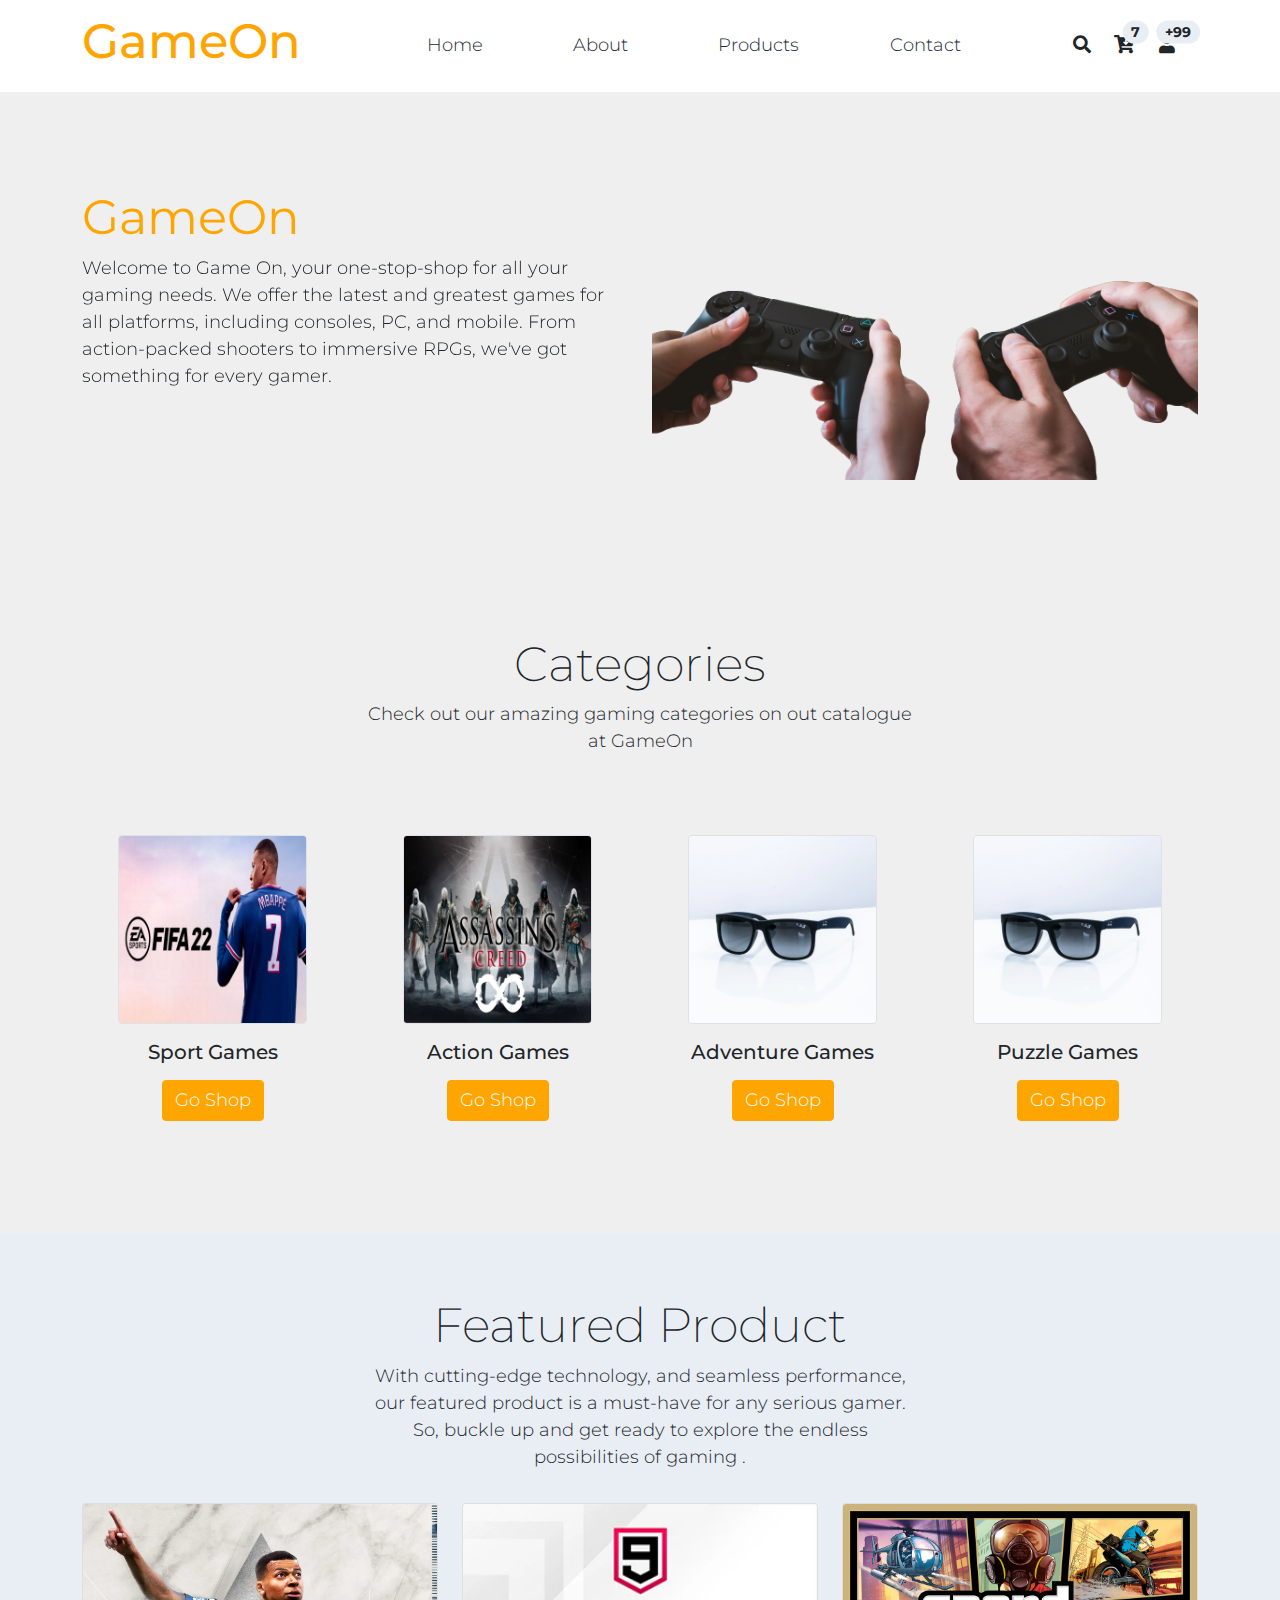
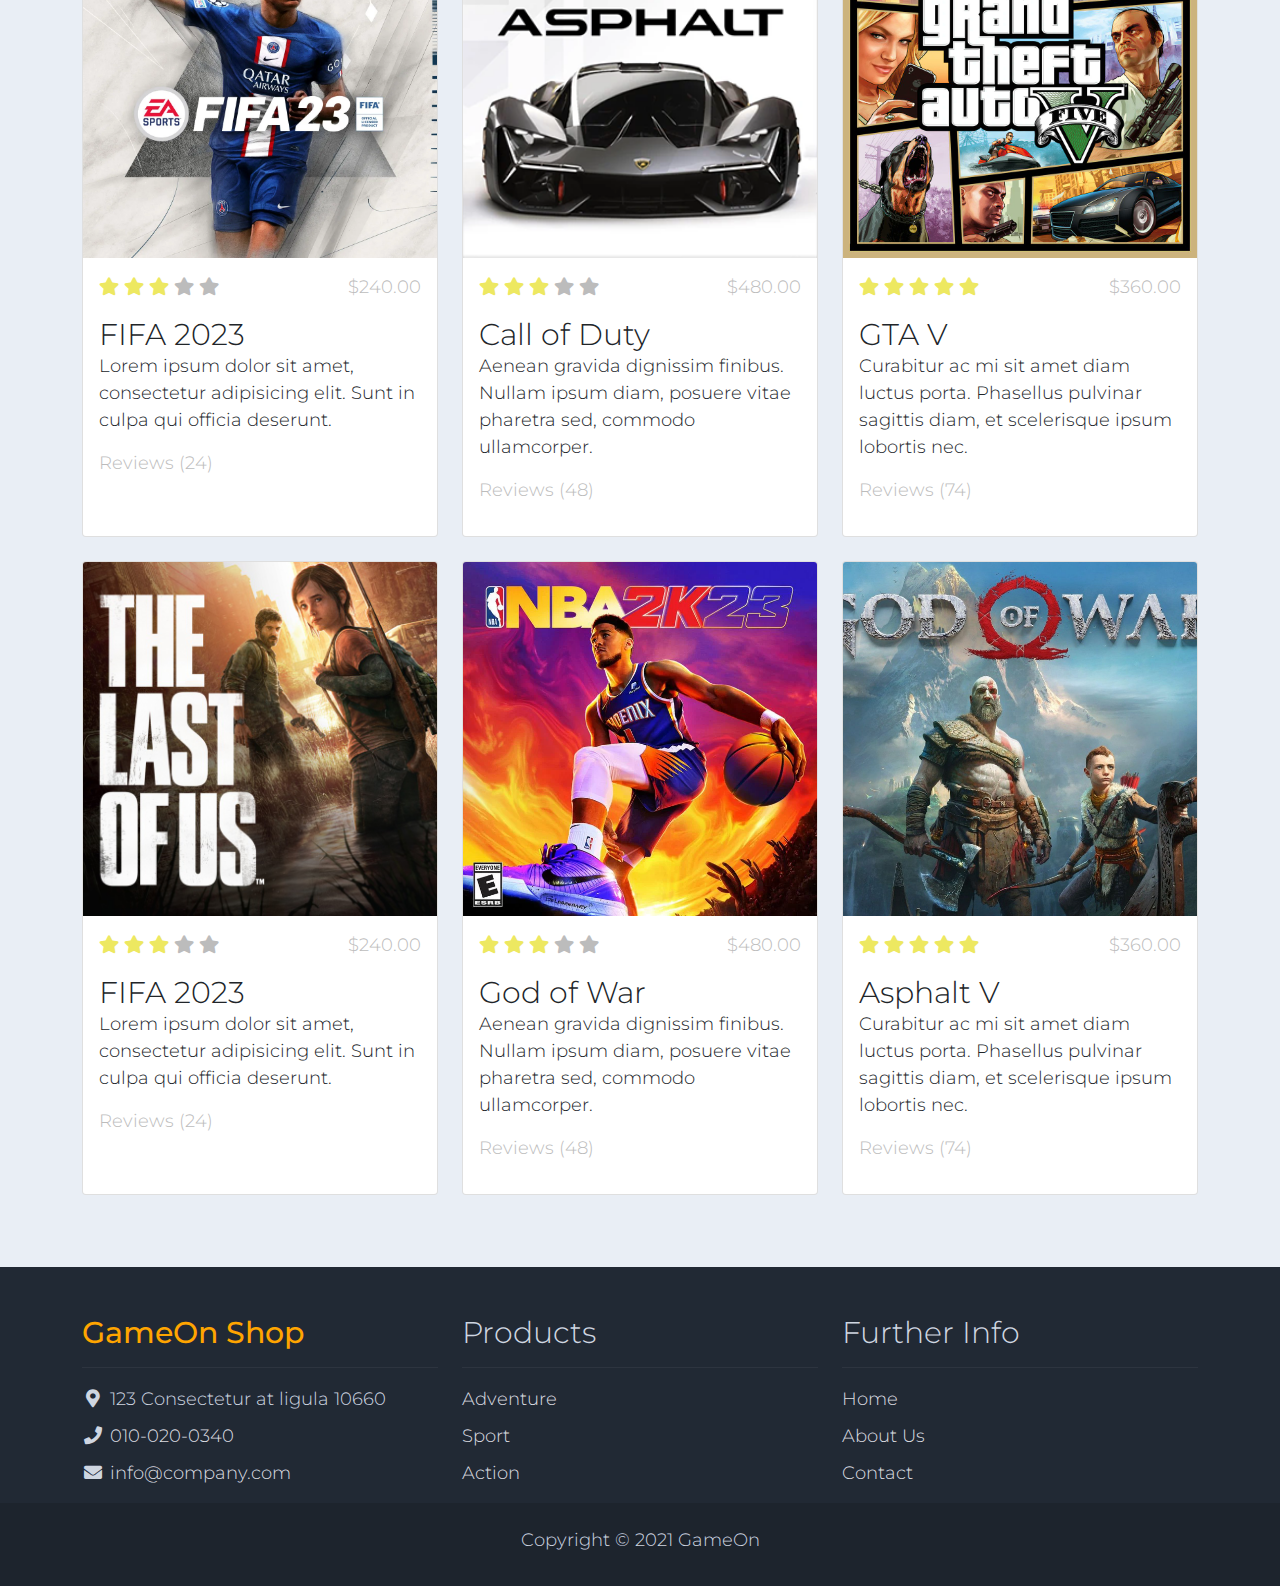
<file: templatemo_559_zay_shop/index.html>
<!DOCTYPE html>
<html lang="en">

<head>
    <title>GameOn | Home of quality gaming</title>
    <meta charset="utf-8">
    <meta name="viewport" content="width=device-width, initial-scale=1">

    <link rel="apple-touch-icon" href="assets/img/apple-icon.png">
    <link rel="stylesheet" href="assets/css/bootstrap.min.css">
    <link rel="stylesheet" href="assets/css/templatemo.css">
    <link rel="stylesheet" href="assets/css/custom.css">

    <!-- Load fonts style after rendering the layout styles -->
    <link rel="preconnect" href="https://fonts.googleapis.com">
    <link rel="preconnect" href="https://fonts.gstatic.com" crossorigin>
    <link rel="preconnect" href="https://fonts.googleapis.com">
    <link rel="preconnect" href="https://fonts.gstatic.com" crossorigin>
    <link href="https://fonts.googleapis.com/css2?family=Montserrat:wght@400;500;600;700;800;900&display=swap" rel="stylesheet">
    <link rel="stylesheet" href="assets/css/fontawesome.min.css">
<!--
    
TemplateMo 559 GameOn Shop

https://templatemo.com/tm-559-zay-shop

-->
</head>

<body>
    <!-- Header -->
    <nav class="navbar navbar-expand-lg navbar-light shadow">
        <div class="container d-flex justify-content-between align-items-center">

            <a class="navbar-brand text-success logo h1 align-self-center" href="index.html">
                GameOn
            </a>

            <button class="navbar-toggler border-0" type="button" data-bs-toggle="collapse" data-bs-target="#templatemo_main_nav" aria-controls="navbarSupportedContent" aria-expanded="false" aria-label="Toggle navigation">
                <span class="navbar-toggler-icon"></span>
            </button>

            <div class="align-self-center collapse navbar-collapse flex-fill  d-lg-flex justify-content-lg-between" id="templatemo_main_nav">
                <div class="flex-fill">
                    <ul class="nav navbar-nav d-flex justify-content-between mx-lg-auto">
                        <li class="nav-item">
                            <a class="nav-link" href="index.html">Home</a>
                        </li>
                        <li class="nav-item">
                            <a class="nav-link" href="about.html">About</a>
                        </li>
                        <li class="nav-item">
                            <a class="nav-link" href="shop.html">Products</a>
                        </li>
                        <li class="nav-item">
                            <a class="nav-link" href="contact.html">Contact</a>
                        </li>
                    </ul>
                </div>
                <div class="navbar align-self-center d-flex">
                    <div class="d-lg-none flex-sm-fill mt-3 mb-4 col-7 col-sm-auto pr-3">
                        <div class="input-group">
                            <input type="text" class="form-control" id="inputMobileSearch" placeholder="Search ...">
                            <div class="input-group-text">
                              <a href="search.html">
                                  <i class="fa fa-fw fa-search"></i>
                              </a>
                            </div>
                        </div>
                    </div>
                    <a class="nav-icon d-none d-lg-inline" href="search.html" data-bs-toggle="modal" data-bs-target="#templatemo_search">
                        <i class="fa fa-fw fa-search text-dark mr-2"></i>
                    </a>
                    <a class="nav-icon position-relative text-decoration-none" href="#">
                        <i class="fa fa-fw fa-cart-arrow-down text-dark mr-1"></i>
                        <span class="position-absolute top-0 left-100 translate-middle badge rounded-pill bg-light text-dark">7</span>
                    </a>
                    <a class="nav-icon position-relative text-decoration-none" href="#">
                        <i class="fa fa-fw fa-user text-dark mr-3"></i>
                        <span class="position-absolute top-0 left-100 translate-middle badge rounded-pill bg-light text-dark">+99</span>
                    </a>
                </div>
            </div>

        </div>
    </nav>
    <!-- Close Header -->

    <!-- Modal -->
    <div class="modal fade bg-white" id="templatemo_search" tabindex="-1" role="dialog" aria-labelledby="exampleModalLabel" aria-hidden="true">
        <div class="modal-dialog modal-lg" role="document">
            <div class="w-100 pt-1 mb-5 text-right">
                <button type="button" class="btn-close" data-bs-dismiss="modal" aria-label="Close"></button>
            </div>
            <form action="" method="get" class="modal-content modal-body border-0 p-0">
                <div class="input-group mb-2">
                    <input type="text" class="form-control" id="inputModalSearch" name="q" placeholder="Search ...">
                    <button type="submit" class="input-group-text bg-success text-light">
                        <i class="fa fa-fw fa-search text-white"></i>
                    </button>
                </div>
            </form>
        </div>
    </div>



    <!-- Start Banner Hero -->
    <div id="template-mo-zay-hero-carousel" class="carousel slide" data-bs-ride="carousel">

        <div class="carousel-inner">
            <div class="carousel-item active">
                <div class="container mt-4">
                    <div class="row">
                        <div class="mx-auto col-md-8 col-lg-6 order-lg-last">
                            <img class="img-fluid" src="./assets/img/index-img-removebg-preview.png" alt="">
                        </div>
                        <div class="col-lg-6 mb-0 d-flex align-items-center">
                            <div class="text-align-left align-self-center">
                                <h1 class="h1 text-success"><b>GameOn</b></h1>
                              
                                <p>
                                    Welcome to Game On, your one-stop-shop for all your gaming needs. We offer the latest and greatest games for all platforms, including consoles, PC, and mobile. From action-packed shooters to immersive RPGs, we've got something for every gamer.
                                </p>
                            </div>
                        </div>
                    </div>
                </div>
            </div>
    </div>
    <!-- End Banner Hero -->


    <!-- Start Categories of The Month -->
    <section class="container py-5">
        <div class="row text-center pt-3">
            <div class="col-lg-6 m-auto">
                <h1 class="h1">Categories</h1>
                <p>
                    Check out our amazing gaming categories on out catalogue at GameOn
                </p>
            </div>
        </div>
        <div class="row">
            <div class="col-12 col-md-3 p-5 mt-3">
                <a href="#"><img src="./assets/img/cat_1.png" class="rounded img-fluid border"></a>
                <h5 class="text-center mt-3 mb-3">Sport Games</h5>
                <p class="text-center"><a class="btn btn-success">Go Shop</a></p>
            </div>
            <div class="col-12 col-md-3 p-5 mt-3">
                <a href="#"><img src="./assets/img/action_cate.jpg" class="rounded img-fluid border"></a>
                <h2 class="h5 text-center mt-3 mb-3">Action Games</h2>
                <p class="text-center"><a class="btn btn-success">Go Shop</a></p>
            </div>
            <div class="col-12 col-md-3 p-5 mt-3">
                <a href="#"><img src="./assets/img/category_img_03.jpg" class="rounded img-fluid border"></a>
                <h2 class="h5 text-center mt-3 mb-3">Adventure Games</h2>
                <p class="text-center"><a class="btn btn-success">Go Shop</a></p>
            </div>
            <div class="col-12 col-md-3 p-5 mt-3">
                <a href="#"><img src="./assets/img/category_img_03.jpg" class="rounded img-fluid border"></a>
                <h2 class="h5 text-center mt-3 mb-3">Puzzle Games</h2>
                <p class="text-center"><a class="btn btn-success">Go Shop</a></p>
            </div>
        </div>
    </section>
    <!-- End Categories of The Month -->


    <!-- Start Featured Product -->
    <section class="bg-light">
        <div class="container py-5">
            <div class="row text-center py-3">
                <div class="col-lg-6 m-auto">
                    <h1 class="h1">Featured Product</h1>
                    <p>
                        With cutting-edge technology,  and seamless performance, our featured product is a must-have for any serious gamer. So, buckle up and get ready to explore the endless possibilities of gaming .          
                    </p>
                </div>
            </div>
            <div class="row">
                <div class="col-12 col-md-4 mb-4">
                    <div class="card h-100">
                        <a href="shop-single.html">
                            <img src="./assets/img/fifa_23.webp" class="card-img-top" alt="...">
                        </a>
                        <div class="card-body">
                            <ul class="list-unstyled d-flex justify-content-between">
                                <li>
                                    <i class="text-warning fa fa-star"></i>
                                    <i class="text-warning fa fa-star"></i>
                                    <i class="text-warning fa fa-star"></i>
                                    <i class="text-muted fa fa-star"></i>
                                    <i class="text-muted fa fa-star"></i>
                                </li>
                                <li class="text-muted text-right">$240.00</li>
                            </ul>
                            <a href="shop-single.html" class="h2 text-decoration-none text-dark">FIFA 2023</a>
                            <p class="card-text">
                                Lorem ipsum dolor sit amet, consectetur adipisicing elit. Sunt in culpa qui officia deserunt.
                            </p>
                            <p class="text-muted">Reviews (24)</p>
                        </div>
                    </div>
                </div>
                <div class="col-12 col-md-4 mb-4">
                    <div class="card h-100">
                        <a href="shop-single.html">
                            <img src="./assets/img/asphalt_9.png" class="card-img-top" alt="...">
                        </a>
                        <div class="card-body">
                            <ul class="list-unstyled d-flex justify-content-between">
                                <li>
                                    <i class="text-warning fa fa-star"></i>
                                    <i class="text-warning fa fa-star"></i>
                                    <i class="text-warning fa fa-star"></i>
                                    <i class="text-muted fa fa-star"></i>
                                    <i class="text-muted fa fa-star"></i>
                                </li>
                                <li class="text-muted text-right">$480.00</li>
                            </ul>
                            <a href="shop-single.html" class="h2 text-decoration-none text-dark">Call of Duty</a>
                            <p class="card-text">
                                Aenean gravida dignissim finibus. Nullam ipsum diam, posuere vitae pharetra sed, commodo ullamcorper.
                            </p>
                            <p class="text-muted">Reviews (48)</p>
                        </div>
                    </div>
                </div>
                <div class="col-12 col-md-4 mb-4">
                    <div class="card h-100">
                        <a href="shop-single.html">
                            <img src="./assets/img/gta_v.jpg" class="card-img-top" alt="...">
                        </a>
                        <div class="card-body">
                            <ul class="list-unstyled d-flex justify-content-between">
                                <li>
                                    <i class="text-warning fa fa-star"></i>
                                    <i class="text-warning fa fa-star"></i>
                                    <i class="text-warning fa fa-star"></i>
                                    <i class="text-warning fa fa-star"></i>
                                    <i class="text-warning fa fa-star"></i>
                                </li>
                                <li class="text-muted text-right">$360.00</li>
                            </ul>
                            <a href="shop-single.html" class="h2 text-decoration-none text-dark">GTA V</a>
                            <p class="card-text">
                                Curabitur ac mi sit amet diam luctus porta. Phasellus pulvinar sagittis diam, et scelerisque ipsum lobortis nec.
                            </p>
                            <p class="text-muted">Reviews (74)</p>
                        </div>
                    </div>
                </div>
                <div class="col-12 col-md-4 mb-4">
                    <div class="card h-100">
                        <a href="shop-single.html">
                            <img src="./assets/img/last_of_us.jpg" class="card-img-top" alt="...">
                        </a>
                        <div class="card-body">
                            <ul class="list-unstyled d-flex justify-content-between">
                                <li>
                                    <i class="text-warning fa fa-star"></i>
                                    <i class="text-warning fa fa-star"></i>
                                    <i class="text-warning fa fa-star"></i>
                                    <i class="text-muted fa fa-star"></i>
                                    <i class="text-muted fa fa-star"></i>
                                </li>
                                <li class="text-muted text-right">$240.00</li>
                            </ul>
                            <a href="shop-single.html" class="h2 text-decoration-none text-dark">FIFA 2023</a>
                            <p class="card-text">
                                Lorem ipsum dolor sit amet, consectetur adipisicing elit. Sunt in culpa qui officia deserunt.
                            </p>
                            <p class="text-muted">Reviews (24)</p>
                        </div>
                    </div>
                </div>
                <div class="col-12 col-md-4 mb-4">
                    <div class="card h-100">
                        <a href="shop-single.html">
                            <img src="./assets/img/nba_23.webp" class="card-img-top" alt="...">
                        </a>
                        <div class="card-body">
                            <ul class="list-unstyled d-flex justify-content-between">
                                <li>
                                    <i class="text-warning fa fa-star"></i>
                                    <i class="text-warning fa fa-star"></i>
                                    <i class="text-warning fa fa-star"></i>
                                    <i class="text-muted fa fa-star"></i>
                                    <i class="text-muted fa fa-star"></i>
                                </li>
                                <li class="text-muted text-right">$480.00</li>
                            </ul>
                            <a href="shop-single.html" class="h2 text-decoration-none text-dark">God of War</a>
                            <p class="card-text">
                                Aenean gravida dignissim finibus. Nullam ipsum diam, posuere vitae pharetra sed, commodo ullamcorper.
                            </p>
                            <p class="text-muted">Reviews (48)</p>
                        </div>
                    </div>
                </div>
                <div class="col-12 col-md-4 mb-4">
                    <div class="card h-100">
                        <a href="shop-single.html">
                            <img src="./assets/img/god_of_war.jpg" class="card-img-top" alt="...">
                        </a>
                        <div class="card-body">
                            <ul class="list-unstyled d-flex justify-content-between">
                                <li>
                                    <i class="text-warning fa fa-star"></i>
                                    <i class="text-warning fa fa-star"></i>
                                    <i class="text-warning fa fa-star"></i>
                                    <i class="text-warning fa fa-star"></i>
                                    <i class="text-warning fa fa-star"></i>
                                </li>
                                <li class="text-muted text-right">$360.00</li>
                            </ul>
                            <a href="shop-single.html" class="h2 text-decoration-none text-dark">Asphalt V</a>
                            <p class="card-text">
                                Curabitur ac mi sit amet diam luctus porta. Phasellus pulvinar sagittis diam, et scelerisque ipsum lobortis nec.
                            </p>
                            <p class="text-muted">Reviews (74)</p>
                        </div>
                    </div>
                </div>
            </div>
        </div>
    </section>
    <!-- End Featured Product -->


    <!-- Start Footer -->
    <footer class="bg-dark" id="tempaltemo_footer">
        <div class="container">
          <div class="row">
            <div class="col-md-4 pt-5">
              <h2 class="h2 text-success border-bottom pb-3 border-light logo">
                GameOn Shop
              </h2>
              <ul class="list-unstyled text-light footer-link-list">
                <li>
                  <i class="fas fa-map-marker-alt fa-fw"></i>
                  123 Consectetur at ligula 10660
                </li>
                <li>
                  <i class="fa fa-phone fa-fw"></i>
                  <a class="text-decoration-none" href="tel:010-020-0340"
                    >010-020-0340</a
                  >
                </li>
                <li>
                  <i class="fa fa-envelope fa-fw"></i>
                  <a class="text-decoration-none" href="mailto:info@company.com"
                    >info@company.com</a
                  >
                </li>
              </ul>
            </div>
  
            <div class="col-md-4 pt-5">
              <h2 class="h2 text-light border-bottom pb-3 border-light">
                Products
              </h2>
              <ul class="list-unstyled text-light footer-link-list">
                <li><a class="text-decoration-none" href="#">Adventure</a></li>
                <li><a class="text-decoration-none" href="#">Sport</a></li>
                <li><a class="text-decoration-none" href="#">Action</a></li>
              </ul>
            </div>
  
            <div class="col-md-4 pt-5">
              <h2 class="h2 text-light border-bottom pb-3 border-light">
                Further Info
              </h2>
              <ul class="list-unstyled text-light footer-link-list">
                <li><a class="text-decoration-none" href="#">Home</a></li>
                <li><a class="text-decoration-none" href="#">About Us</a></li>
                <li><a class="text-decoration-none" href="#">Contact</a></li>
              </ul>
            </div>
          </div>
        </div>
  
        <div class="w-100 bg-black py-3">
          <div class="container">
            <div class="row pt-2">
              <div class="col-12">
                <p class="text-center text-light">
                  Copyright &copy; 2021 GameOn
                </p>
              </div>
            </div>
          </div>
        </div>
      </footer>

</body>

</html>
</file>
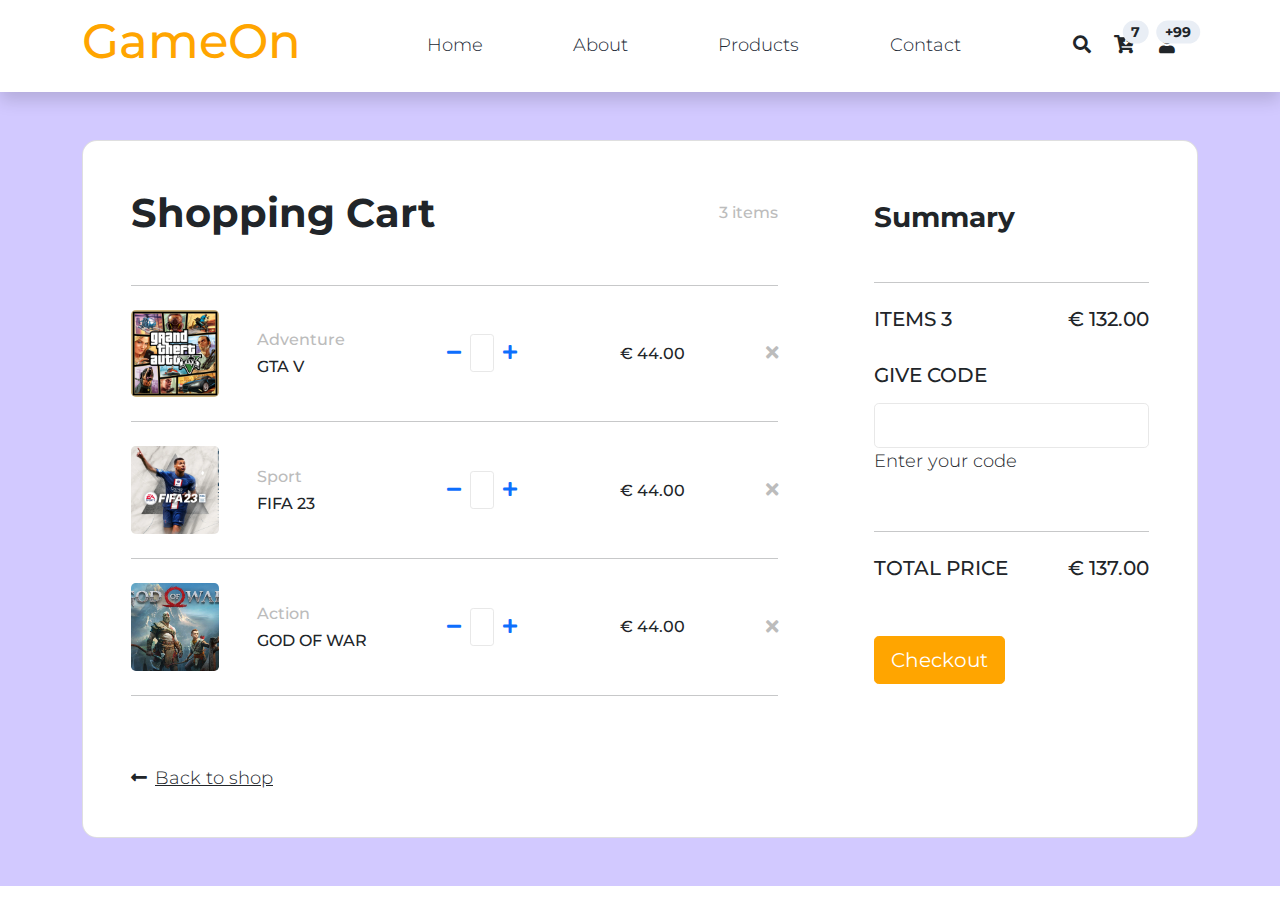
<file: templatemo_559_zay_shop/cart.html>
<!DOCTYPE html>
<html lang="en">
<head>
    <title>GameOn | Home of quality gaming</title>
    <meta charset="UTF-8">
    <meta http-equiv="X-UA-Compatible" content="IE=edge">
    <meta charset="utf-8">
    <meta name="viewport" content="width=device-width, initial-scale=1">

    <link rel="apple-touch-icon" href="assets/img/apple-icon.png">
    <link rel="stylesheet" href="assets/css/bootstrap.min.css">
    <link rel="stylesheet" href="assets/css/templatemo.css">
    <link rel="stylesheet" href="assets/css/custom.css">

       <!-- Load fonts style after rendering the layout styles -->
       <link rel="preconnect" href="https://fonts.googleapis.com">
       <link rel="preconnect" href="https://fonts.gstatic.com" crossorigin>
       <link rel="preconnect" href="https://fonts.googleapis.com">
       <link rel="preconnect" href="https://fonts.gstatic.com" crossorigin>
       <link href="https://fonts.googleapis.com/css2?family=Montserrat:wght@400;500;600;700;800;900&display=swap" rel="stylesheet">
       <link rel="stylesheet" href="assets/css/fontawesome.min.css">
</head>
<body>
        <!-- Header -->
        <nav class="navbar navbar-expand-lg navbar-light shadow">
            <div class="container d-flex justify-content-between align-items-center">
    
                <a class="navbar-brand text-success logo h1 align-self-center" href="index.html">
                    GameOn
                </a>
    
                <button class="navbar-toggler border-0" type="button" data-bs-toggle="collapse" data-bs-target="#templatemo_main_nav" aria-controls="navbarSupportedContent" aria-expanded="false" aria-label="Toggle navigation">
                    <span class="navbar-toggler-icon"></span>
                </button>
    
                <div class="align-self-center collapse navbar-collapse flex-fill  d-lg-flex justify-content-lg-between" id="templatemo_main_nav">
                    <div class="flex-fill">
                        <ul class="nav navbar-nav d-flex justify-content-between mx-lg-auto">
                            <li class="nav-item">
                                <a class="nav-link" href="index.html">Home</a>
                            </li>
                            <li class="nav-item">
                                <a class="nav-link" href="about.html">About</a>
                            </li>
                            <li class="nav-item">
                                <a class="nav-link" href="shop.html">Products</a>
                            </li>
                            <li class="nav-item">
                                <a class="nav-link" href="contact.html">Contact</a>
                            </li>
                        </ul>
                    </div>
                    <div class="navbar align-self-center d-flex">
                        <div class="d-lg-none flex-sm-fill mt-3 mb-4 col-7 col-sm-auto pr-3">
                            <div class="input-group">
                                <input type="text" class="form-control" id="inputMobileSearch" placeholder="Search ...">
                                <div class="input-group-text">
                                  <a href="search.html">
                                      <i class="fa fa-fw fa-search"></i>
                                  </a>
                                </div>
                            </div>
                        </div>
                        <a class="nav-icon d-none d-lg-inline" href="search.html" data-bs-toggle="modal" data-bs-target="#templatemo_search">
                            <i class="fa fa-fw fa-search text-dark mr-2"></i>
                        </a>
                        <a class="nav-icon position-relative text-decoration-none" href="./cart.html">
                            <i class="fa fa-fw fa-cart-arrow-down text-dark mr-1"></i>
                            <span class="position-absolute top-0 left-100 translate-middle badge rounded-pill bg-light text-dark">7</span>
                        </a>
                        <a class="nav-icon position-relative text-decoration-none" href="#">
                            <i class="fa fa-fw fa-user text-dark mr-3"></i>
                            <span class="position-absolute top-0 left-100 translate-middle badge rounded-pill bg-light text-dark">+99</span>
                        </a>
                    </div>
                </div>
    
            </div>
        </nav>
        <!-- Close Header -->
        <section class="h-100 h-custom" style="background-color: #d2c9ff;">
            <div class="container py-5 h-100">
              <div class="row d-flex justify-content-center align-items-center h-100">
                <div class="col-12">
                  <div class="card card-registration card-registration-2" style="border-radius: 15px;">
                    <div class="card-body p-0">
                      <div class="row g-0">
                        <div class="col-lg-8">
                          <div class="p-5">
                            <div class="d-flex justify-content-between align-items-center mb-5">
                              <h1 class="fw-bold mb-0 text-black">Shopping Cart</h1>
                              <h6 class="mb-0 text-muted">3 items</h6>
                            </div>
                            <hr class="my-4">
          
                            <div class="row mb-4 d-flex justify-content-between align-items-center">
                              <div class="col-md-2 col-lg-2 col-xl-2">
                                <img
                                  src="./assets/img/gta_v.jpg"
                                  class="img-fluid rounded-3" alt="Cotton T-shirt">
                              </div>
                              <div class="col-md-3 col-lg-3 col-xl-3">
                                <h6 class="text-muted">Adventure</h6>
                                <h6 class="text-black mb-0">GTA V</h6>
                              </div>
                              <div class="col-md-3 col-lg-3 col-xl-2 d-flex">
                                <button class="btn btn-link px-2"
                                  onclick="this.parentNode.querySelector('input[type=number]').stepDown()">
                                  <i class="fas fa-minus"></i>
                                </button>
          
                                <input id="form1" min="0" name="quantity" value="1" type="number"
                                  class="form-control form-control-sm" />
          
                                <button class="btn btn-link px-2">
                                  <i class="fas fa-plus"></i>
                                </button>
                              </div>
                              <div class="col-md-3 col-lg-2 col-xl-2 offset-lg-1">
                                <h6 class="mb-0">€ 44.00</h6>
                              </div>
                              <div class="col-md-1 col-lg-1 col-xl-1 text-end">
                                <a href="#!" class="text-muted"><i class="fas fa-times"></i></a>
                              </div>
                            </div>
          
                            <hr class="my-4">
          
                            <div class="row mb-4 d-flex justify-content-between align-items-center">
                              <div class="col-md-2 col-lg-2 col-xl-2">
                                <img
                                  src="./assets/img/fifa_23.webp"
                                  class="img-fluid rounded-3" alt="Cotton T-shirt">
                              </div>
                              <div class="col-md-3 col-lg-3 col-xl-3">
                                <h6 class="text-muted">Sport</h6>
                                <h6 class="text-black mb-0">FIFA 23</h6>
                              </div>
                              <div class="col-md-3 col-lg-3 col-xl-2 d-flex">
                                <button class="btn btn-link px-2">
                                  <i class="fas fa-minus"></i>
                                </button>
          
                                <input id="form1" min="0" name="quantity" value="1" type="number"
                                  class="form-control form-control-sm" />
          
                                <button class="btn btn-link px-2">
                                  <i class="fas fa-plus"></i>
                                </button>
                              </div>
                              <div class="col-md-3 col-lg-2 col-xl-2 offset-lg-1">
                                <h6 class="mb-0">€ 44.00</h6>
                              </div>
                              <div class="col-md-1 col-lg-1 col-xl-1 text-end">
                                <a href="#!" class="text-muted"><i class="fas fa-times"></i></a>
                              </div>
                            </div>
          
                            <hr class="my-4">
          
                            <div class="row mb-4 d-flex justify-content-between align-items-center">
                              <div class="col-md-2 col-lg-2 col-xl-2">
                                <img
                                  src="./assets/img/god_of_war.jpg"
                                  class="img-fluid rounded-3" alt="God of war">
                              </div>
                              <div class="col-md-3 col-lg-3 col-xl-3">
                                <h6 class="text-muted">Action</h6>
                                <h6 class="text-black mb-0">GOD OF WAR</h6>
                              </div>
                              <div class="col-md-3 col-lg-3 col-xl-2 d-flex">
                                <button class="btn btn-link px-2"
                                  onclick="this.parentNode.querySelector('input[type=number]').stepDown()">
                                  <i class="fas fa-minus"></i>
                                </button>
          
                                <input id="form1" min="0" name="quantity" value="1" type="number"
                                  class="form-control form-control-sm" />
          
                                <button class="btn btn-link px-2"
                                  onclick="this.parentNode.querySelector('input[type=number]').stepUp()">
                                  <i class="fas fa-plus"></i>
                                </button>
                              </div>
                              <div class="col-md-3 col-lg-2 col-xl-2 offset-lg-1">
                                <h6 class="mb-0">€ 44.00</h6>
                              </div>
                              <div class="col-md-1 col-lg-1 col-xl-1 text-end">
                                <a href="#!" class="text-muted"><i class="fas fa-times"></i></a>
                              </div>
                            </div>
          
                            <hr class="my-4">
          
                            <div class="pt-5">
                              <h6 class="mb-0"><a href="./shop.html" class="text-body"><i
                                    class="fas fa-long-arrow-alt-left me-2"></i>Back to shop</a></h6>
                            </div>
                          </div>
                        </div>
                        <div class="col-lg-4 bg-grey">
                          <div class="p-5">
                            <h3 class="fw-bold mb-5 mt-2 pt-1">Summary</h3>
                            <hr class="my-4">
          
                            <div class="d-flex justify-content-between mb-4">
                              <h5 class="text-uppercase">items 3</h5>
                              <h5>€ 132.00</h5>
                            </div>
          

          
                            <h5 class="text-uppercase mb-3">Give code</h5>
          
                            <div class="mb-5">
                              <div class="form-outline">
                                <input type="text" id="form3Examplea2" class="form-control form-control-lg" />
                                <label class="form-label" for="form3Examplea2">Enter your code</label>
                              </div>
                            </div>
          
                            <hr class="my-4">
          
                            <div class="d-flex justify-content-between mb-5">
                              <h5 class="text-uppercase">Total price</h5>
                              <h5>€ 137.00</h5>
                            </div>
          
                            <button type="button" class="btn btn-success btn-block btn-lg"
                              data-mdb-ripple-color="dark">Checkout</button>
          
                          </div>
                        </div>
                      </div>
                    </div>
                  </div>
                </div>
              </div>
            </div>
          </section>

	
	<!-- Bootstrap JS -->
	<!-- <script src="https://code.jquery.com/jquery-3.2.1.slim.min.js" integrity="sha384-KJ3o2DKtIkvYIK3UENzmM7KCkRr/rE9/Qpg6aAZGJwFDMVNA/GpGFF93hXpG5KkN" crossorigin="anonymous"></script>
	<script src="https://maxcdn.bootstrapcdn.com/bootstrap/4.0.0/js/bootstrap.min.js" integrity="sha384-JZR6Spejh4U02d8jOt6vLEHfe/JQGiRRSQQxSfFWpi1MquVdAyjUar5+76PVCmYl" crossorigin="anonymous"></script> -->
</body>
</html>
</file>
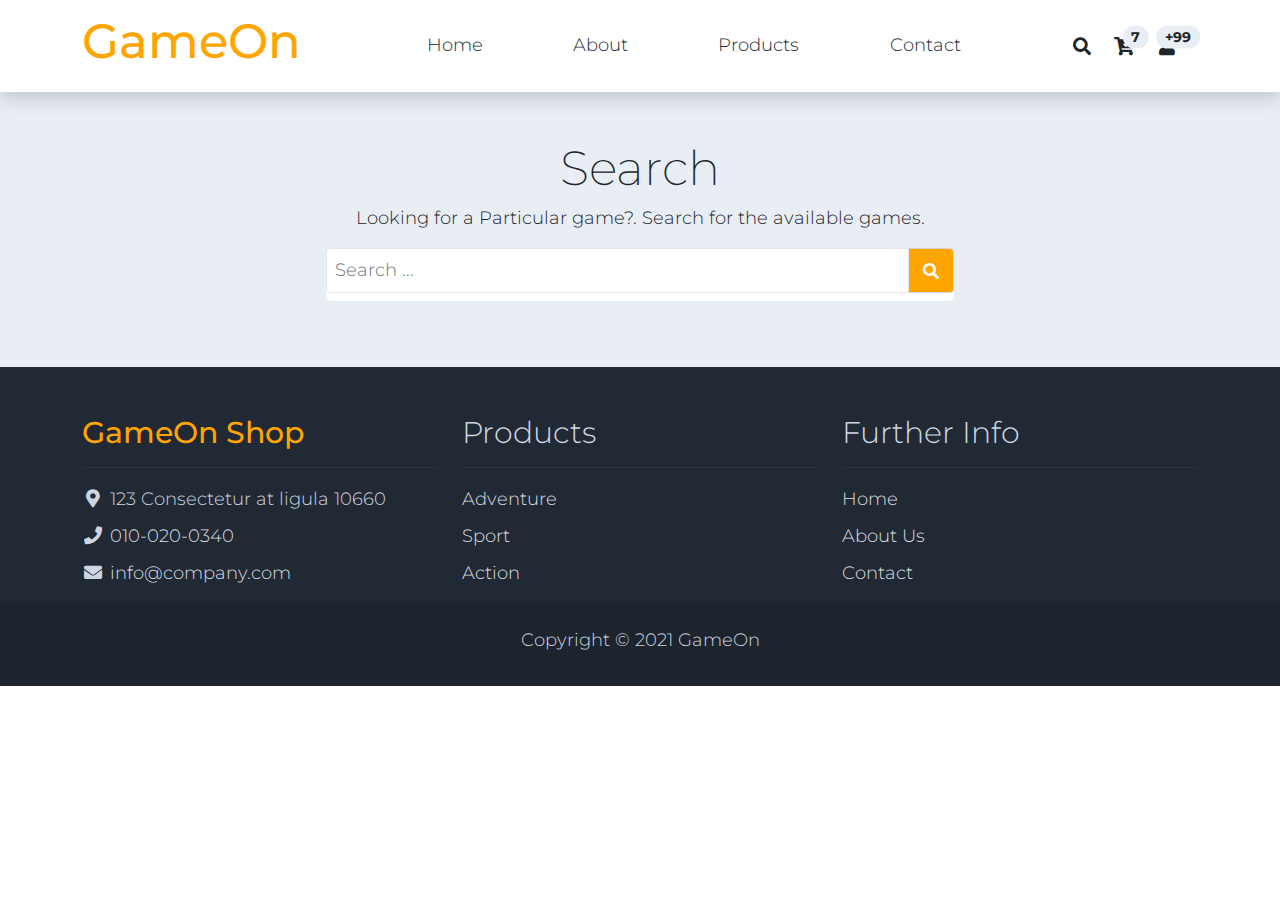
<file: templatemo_559_zay_shop/search.html>
<html lang="en">
  <head>
    <title>GameOn Shop - Product Listing Page</title>
    <meta charset="utf-8" />
    <meta name="viewport" content="width=device-width, initial-scale=1" />

    <link rel="apple-touch-icon" href="assets/img/apple-icon.png" />
    <link
      rel="shortcut icon"
      type="image/x-icon"
      href="assets/img/favicon.ico"
    />

    <link rel="stylesheet" href="assets/css/bootstrap.min.css" />
    <link rel="stylesheet" href="assets/css/templatemo.css" />
    <link rel="stylesheet" href="assets/css/custom.css" />

    <!-- Load fonts style after rendering the layout styles -->
    <link
      href="https://fonts.googleapis.com/css2?family=Montserrat:wght@400;500;600;700;800;900&display=swap"
      rel="stylesheet"
    />

    <link rel="stylesheet" href="assets/css/fontawesome.min.css" />
    <!--
    
TemplateMo 559 GameOn Shop

https://templatemo.com/tm-559-zay-shop

-->
  </head>

  <body>
    <!-- Start Top Nav -->

    <!-- Close Top Nav -->

    <!-- Header -->
    <nav class="navbar navbar-expand-lg navbar-light shadow">
      <div class="container d-flex justify-content-between align-items-center">
        <a
          class="navbar-brand text-success logo h1 align-self-center"
          href="index.html"
        >
          GameOn
        </a>

        <button
          class="navbar-toggler border-0"
          type="button"
          data-bs-toggle="collapse"
          data-bs-target="#templatemo_main_nav"
          aria-controls="navbarSupportedContent"
          aria-expanded="false"
          aria-label="Toggle navigation"
        >
          <span class="navbar-toggler-icon"></span>
        </button>

        <div class="align-self-center collapse navbar-collapse flex-fill  d-lg-flex justify-content-lg-between" id="templatemo_main_nav">
          <div class="flex-fill">
              <ul class="nav navbar-nav d-flex justify-content-between mx-lg-auto">
                  <li class="nav-item">
                      <a class="nav-link" href="index.html">Home</a>
                  </li>
                  <li class="nav-item">
                      <a class="nav-link" href="about.html">About</a>
                  </li>
                  <li class="nav-item">
                      <a class="nav-link" href="shop.html">Products</a>
                  </li>
                  <li class="nav-item">
                      <a class="nav-link" href="contact.html">Contact</a>
                  </li>
              </ul>
          </div>
          <div class="navbar align-self-center d-flex">
              <div class="d-lg-none flex-sm-fill mt-3 mb-4 col-7 col-sm-auto pr-3">
                  <div class="input-group">
                      <input type="text" class="form-control" id="inputMobileSearch" placeholder="Search ...">
                      <div class="input-group-text">
                        <a href="search.html">
                            <i class="fa fa-fw fa-search"></i>
                        </a>
                      </div>
                  </div>
              </div>
              <a class="nav-icon d-none d-lg-inline" href="#" data-bs-toggle="modal" data-bs-target="#templatemo_search">
                  <i class="fa fa-fw fa-search text-dark mr-2"></i>
              </a>
              <a class="nav-icon position-relative text-decoration-none" href="#">
                  <i class="fa fa-fw fa-cart-arrow-down text-dark mr-1"></i>
                  <span class="position-absolute top-0 left-100 translate-middle badge rounded-pill bg-light text-dark">7</span>
              </a>
              <a class="nav-icon position-relative text-decoration-none" href="#">
                  <i class="fa fa-fw fa-user text-dark mr-3"></i>
                  <span class="position-absolute top-0 left-100 translate-middle badge rounded-pill bg-light text-dark">+99</span>
              </a>
          </div>
      </div>
      </div>
    </nav>
    <div class="container-fluid bg-light py-5">
        <div class="col-md-6 m-auto text-center">
          <h1 class="h1">Search</h1>
          <p>
            Looking for a Particular game?. Search for the available games.
          </p>
          <form
          action=""
          method="get"
          class="modal-content modal-body border-0 p-0 mt-3"
        >
          <div class="input-group mb-2">
            <input
              type="text"
              class="form-control p-2"
              id="inputModalSearch"
              name="q"
              placeholder="Search ..."
            />
            <button
              type="submit"
              class="input-group-text bg-success text-light"
            >
              <i class="fa fa-fw fa-search text-white"></i>
            </button>
          </div>
        </form>
        </div>
      </div>
      <footer class="bg-dark" id="tempaltemo_footer">
        <div class="container">
          <div class="row">
            <div class="col-md-4 pt-5">
              <h2 class="h2 text-success border-bottom pb-3 border-light logo">
                GameOn Shop
              </h2>
              <ul class="list-unstyled text-light footer-link-list">
                <li>
                  <i class="fas fa-map-marker-alt fa-fw"></i>
                  123 Consectetur at ligula 10660
                </li>
                <li>
                  <i class="fa fa-phone fa-fw"></i>
                  <a class="text-decoration-none" href="tel:010-020-0340"
                    >010-020-0340</a
                  >
                </li>
                <li>
                  <i class="fa fa-envelope fa-fw"></i>
                  <a class="text-decoration-none" href="mailto:info@company.com"
                    >info@company.com</a
                  >
                </li>
              </ul>
            </div>
  
            <div class="col-md-4 pt-5">
              <h2 class="h2 text-light border-bottom pb-3 border-light">
                Products
              </h2>
              <ul class="list-unstyled text-light footer-link-list">
                <li><a class="text-decoration-none" href="#">Adventure</a></li>
                <li><a class="text-decoration-none" href="#">Sport</a></li>
                <li><a class="text-decoration-none" href="#">Action</a></li>
              </ul>
            </div>
  
            <div class="col-md-4 pt-5">
              <h2 class="h2 text-light border-bottom pb-3 border-light">
                Further Info
              </h2>
              <ul class="list-unstyled text-light footer-link-list">
                <li><a class="text-decoration-none" href="#">Home</a></li>
                <li><a class="text-decoration-none" href="#">About Us</a></li>
                <li><a class="text-decoration-none" href="#">Contact</a></li>
              </ul>
            </div>
          </div>
        </div>
  
        <div class="w-100 bg-black py-3">
          <div class="container">
            <div class="row pt-2">
              <div class="col-12">
                <p class="text-center text-light">
                  Copyright &copy; 2021 GameOn
                </p>
              </div>
            </div>
          </div>
        </div>
      </footer>
    </body>
    </html>
</file>
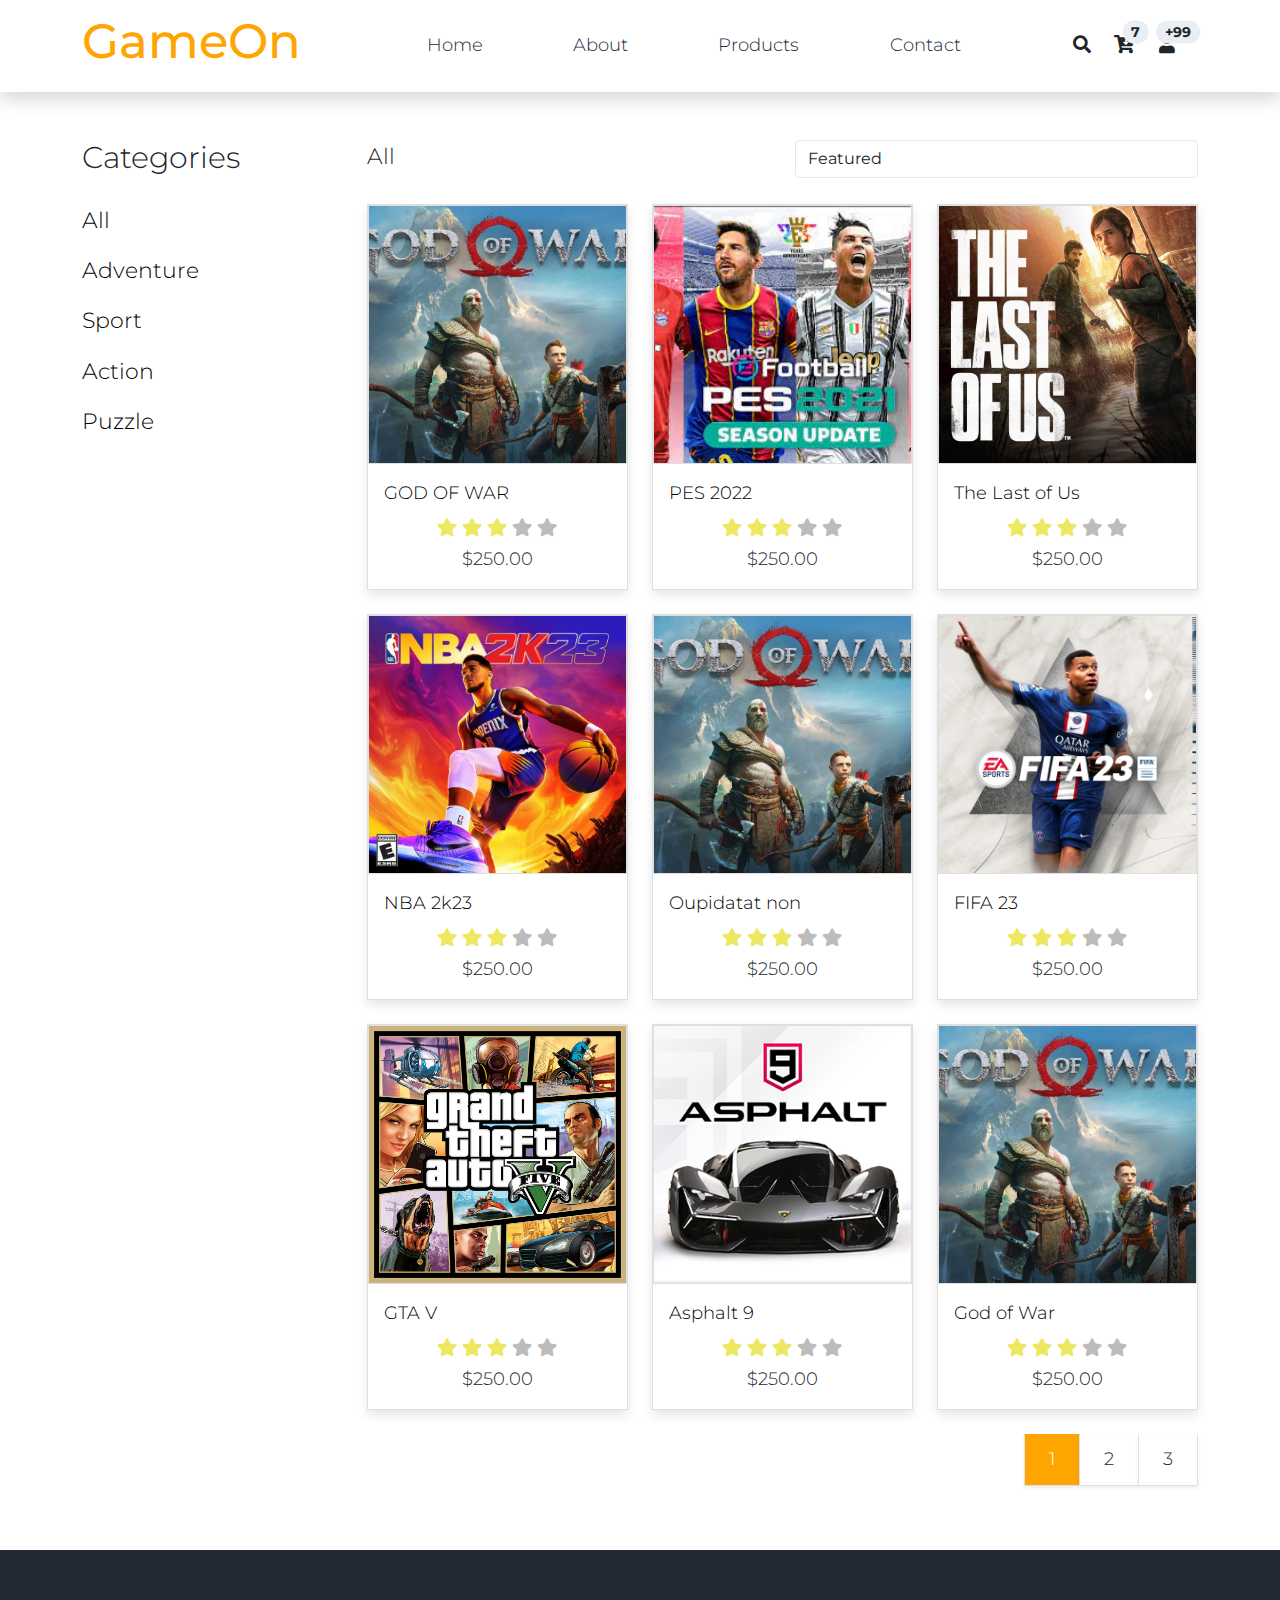
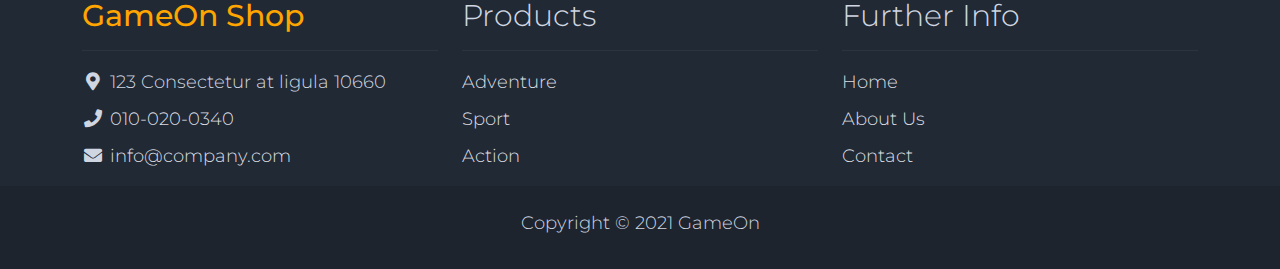
<file: templatemo_559_zay_shop/shop.html>
<!DOCTYPE html>
<html lang="en">
  <head>
    <title>GameOn Shop - Product Listing Page</title>
    <meta charset="utf-8" />
    <meta name="viewport" content="width=device-width, initial-scale=1" />

    <link rel="apple-touch-icon" href="assets/img/apple-icon.png" />
    <link
      rel="shortcut icon"
      type="image/x-icon"
      href="assets/img/favicon.ico"
    />

    <link rel="stylesheet" href="assets/css/bootstrap.min.css" />
    <link rel="stylesheet" href="assets/css/templatemo.css" />
    <link rel="stylesheet" href="assets/css/custom.css" />

    <!-- Load fonts style after rendering the layout styles -->
    <link
      href="https://fonts.googleapis.com/css2?family=Montserrat:wght@400;500;600;700;800;900&display=swap"
      rel="stylesheet"
    />

    <link rel="stylesheet" href="assets/css/fontawesome.min.css" />
    <!--
    
TemplateMo 559 GameOn Shop

https://templatemo.com/tm-559-zay-shop

-->
  </head>

  <body>
    <!-- Start Top Nav -->

    <!-- Close Top Nav -->

    <!-- Header -->
    <nav class="navbar navbar-expand-lg navbar-light shadow">
      <div class="container d-flex justify-content-between align-items-center">
        <a
          class="navbar-brand text-success logo h1 align-self-center"
          href="index.html"
        >
          GameOn
        </a>

        <button
          class="navbar-toggler border-0"
          type="button"
          data-bs-toggle="collapse"
          data-bs-target="#templatemo_main_nav"
          aria-controls="navbarSupportedContent"
          aria-expanded="false"
          aria-label="Toggle navigation"
        >
          <span class="navbar-toggler-icon"></span>
        </button>

        <div class="align-self-center collapse navbar-collapse flex-fill  d-lg-flex justify-content-lg-between" id="templatemo_main_nav">
          <div class="flex-fill">
              <ul class="nav navbar-nav d-flex justify-content-between mx-lg-auto">
                  <li class="nav-item">
                      <a class="nav-link" href="index.html">Home</a>
                  </li>
                  <li class="nav-item">
                      <a class="nav-link" href="about.html">About</a>
                  </li>
                  <li class="nav-item">
                      <a class="nav-link" href="shop.html">Products</a>
                  </li>
                  <li class="nav-item">
                      <a class="nav-link" href="contact.html">Contact</a>
                  </li>
              </ul>
          </div>
          <div class="navbar align-self-center d-flex">
              <div class="d-lg-none flex-sm-fill mt-3 mb-4 col-7 col-sm-auto pr-3">
                  <div class="input-group">
                      <input type="text" class="form-control" id="inputMobileSearch" placeholder="Search ...">
                      <div class="input-group-text">
                        <a href="search.html">
                            <i class="fa fa-fw fa-search"></i>
                        </a>
                      </div>
                  </div>
              </div>
              <a class="nav-icon d-none d-lg-inline" href="search.html" data-bs-toggle="modal" data-bs-target="#templatemo_search">
                  <i class="fa fa-fw fa-search text-dark mr-2"></i>
              </a>
              <a class="nav-icon position-relative text-decoration-none" href="#">
                  <i class="fa fa-fw fa-cart-arrow-down text-dark mr-1"></i>
                  <span class="position-absolute top-0 left-100 translate-middle badge rounded-pill bg-light text-dark">7</span>
              </a>
              <a class="nav-icon position-relative text-decoration-none" href="#">
                  <i class="fa fa-fw fa-user text-dark mr-3"></i>
                  <span class="position-absolute top-0 left-100 translate-middle badge rounded-pill bg-light text-dark">+99</span>
              </a>
          </div>
      </div>
      </div>
    </nav>
    <!-- Close Header -->

    <!-- Modal -->
    <div
      class="modal fade bg-white"
      id="templatemo_search"
      tabindex="-1"
      role="dialog"
      aria-labelledby="exampleModalLabel"
      aria-hidden="true"
    >
      <div class="modal-dialog modal-lg" role="document">
        <div class="w-100 pt-1 mb-5 text-right">
          <button
            type="button"
            class="btn-close"
            data-bs-dismiss="modal"
            aria-label="Close"
          ></button>
        </div>
        <form
          action=""
          method="get"
          class="modal-content modal-body border-0 p-0"
        >
          <div class="input-group mb-2">
            <input
              type="text"
              class="form-control"
              id="inputModalSearch"
              name="q"
              placeholder="Search ..."
            />
            <button
              type="submit"
              class="input-group-text bg-success text-light"
            >
              <i class="fa fa-fw fa-search text-white"></i>
            </button>
          </div>
        </form>
      </div>
    </div>

    <!-- Start Content -->
    <div class="container py-5">
      <div class="row">
        <div class="col-lg-3">
          <h1 class="h2 pb-4">Categories</h1>
          <ul class="list-unstyled templatemo-accordion">
            <li class="pb-3">
              <a
                class="collapsed d-flex justify-content-between h3 text-decoration-none"
                href="#"
              >
                All
              </a>
            </li>
            <li class="pb-3">
              <a
                class="collapsed d-flex justify-content-between h3 text-decoration-none"
                href="#"
              >
                Adventure
              </a>
            </li>
            <li class="pb-3">
              <a
                class="collapsed d-flex justify-content-between h3 text-decoration-none"
                href="#"
              >
                Sport
              </a>
            </li>
            <li class="pb-3">
              <a
                class="collapsed d-flex justify-content-between h3 text-decoration-none"
                href="#"
              >
                Action
              </a>
            </li>
            <li class="pb-3">
              <a
                class="collapsed d-flex justify-content-between h3 text-decoration-none"
                href="#"
              >
                Puzzle
              </a>
            </li>
          </ul>
        </div>

        <div class="col-lg-9">
          <div class="row">
            <div class="col-md-6">
              <ul class="list-inline shop-top-menu pb-3 pt-1">
                <li class="list-inline-item">
                  <a class="h3 text-dark text-decoration-none mr-3" href="#"
                    >All</a
                  >
                </li>
              </ul>
            </div>
            <div class="col-md-6 pb-4">
              <div class="d-flex">
                <select class="form-control">
                  <option>Featured</option>
                  <option>A to Z</option>
                  <option>Item</option>
                </select>
              </div>
            </div>
          </div>
          <div class="row">
            <div class="col-md-4">
              <div class="card mb-4 product-wap rounded-0">
                <div class="card rounded-0">
                  <img
                    class="card-img rounded-0 img-fluid"
                    src="assets/img/god_of_war.jpg"
                  />
                  <div
                    class="card-img-overlay rounded-0 product-overlay d-flex align-items-center justify-content-center"
                  >
                    <ul class="list-unstyled">
                      <li>
                        <a
                          class="btn btn-success text-white"
                          href="shop-single.html"
                          ><i class="far fa-heart"></i
                        ></a>
                      </li>
                      <li>
                        <a
                          class="btn btn-success text-white mt-2"
                          href="shop-single.html"
                          ><i class="far fa-eye"></i
                        ></a>
                      </li>
                      <li>
                        <a
                          class="btn btn-success text-white mt-2"
                          href="shop-single.html"
                          ><i class="fas fa-cart-plus"></i
                        ></a>
                      </li>
                    </ul>
                  </div>
                </div>
                <div class="card-body">
                  <a href="shop-single.html" class="h3 text-decoration-none"
                    >GOD OF WAR</a
                  >
                  <ul
                    class="w-100 list-unstyled d-flex justify-content-between mb-0"
                  >
                    <li class="pt-2">
                      <span
                        class="product-color-dot color-dot-red float-left rounded-circle ml-1"
                      ></span>
                      <span
                        class="product-color-dot color-dot-blue float-left rounded-circle ml-1"
                      ></span>
                      <span
                        class="product-color-dot color-dot-black float-left rounded-circle ml-1"
                      ></span>
                      <span
                        class="product-color-dot color-dot-light float-left rounded-circle ml-1"
                      ></span>
                      <span
                        class="product-color-dot color-dot-green float-left rounded-circle ml-1"
                      ></span>
                    </li>
                  </ul>
                  <ul class="list-unstyled d-flex justify-content-center mb-1">
                    <li>
                      <i class="text-warning fa fa-star"></i>
                      <i class="text-warning fa fa-star"></i>
                      <i class="text-warning fa fa-star"></i>
                      <i class="text-muted fa fa-star"></i>
                      <i class="text-muted fa fa-star"></i>
                    </li>
                  </ul>
                  <p class="text-center mb-0">$250.00</p>
                </div>
              </div>
            </div>
            <div class="col-md-4">
              <div class="card mb-4 product-wap rounded-0">
                <div class="card rounded-0">
                  <img
                    class="card-img rounded-0 img-fluid"
                    src="assets/img/pes_21.jpg"
                  />
                  <div
                    class="card-img-overlay rounded-0 product-overlay d-flex align-items-center justify-content-center"
                  >
                    <ul class="list-unstyled">
                      <li>
                        <a
                          class="btn btn-success text-white"
                          href="shop-single.html"
                          ><i class="far fa-heart"></i
                        ></a>
                      </li>
                      <li>
                        <a
                          class="btn btn-success text-white mt-2"
                          href="shop-single.html"
                          ><i class="far fa-eye"></i
                        ></a>
                      </li>
                      <li>
                        <a
                          class="btn btn-success text-white mt-2"
                          href="shop-single.html"
                          ><i class="fas fa-cart-plus"></i
                        ></a>
                      </li>
                    </ul>
                  </div>
                </div>
                <div class="card-body">
                  <a href="shop-single.html" class="h3 text-decoration-none"
                    >PES 2022</a
                  >
                  <ul
                    class="w-100 list-unstyled d-flex justify-content-between mb-0"
                  >
                    <li class="pt-2">
                      <span
                        class="product-color-dot color-dot-red float-left rounded-circle ml-1"
                      ></span>
                      <span
                        class="product-color-dot color-dot-blue float-left rounded-circle ml-1"
                      ></span>
                      <span
                        class="product-color-dot color-dot-black float-left rounded-circle ml-1"
                      ></span>
                      <span
                        class="product-color-dot color-dot-light float-left rounded-circle ml-1"
                      ></span>
                      <span
                        class="product-color-dot color-dot-green float-left rounded-circle ml-1"
                      ></span>
                    </li>
                  </ul>
                  <ul class="list-unstyled d-flex justify-content-center mb-1">
                    <li>
                      <i class="text-warning fa fa-star"></i>
                      <i class="text-warning fa fa-star"></i>
                      <i class="text-warning fa fa-star"></i>
                      <i class="text-muted fa fa-star"></i>
                      <i class="text-muted fa fa-star"></i>
                    </li>
                  </ul>
                  <p class="text-center mb-0">$250.00</p>
                </div>
              </div>
            </div>
            <div class="col-md-4">
              <div class="card mb-4 product-wap rounded-0">
                <div class="card rounded-0">
                  <img
                    class="card-img rounded-0 img-fluid"
                    src="assets/img/last_of_us.jpg"
                  />
                  <div
                    class="card-img-overlay rounded-0 product-overlay d-flex align-items-center justify-content-center"
                  >
                    <ul class="list-unstyled">
                      <li>
                        <a
                          class="btn btn-success text-white"
                          href="shop-single.html"
                          ><i class="far fa-heart"></i
                        ></a>
                      </li>
                      <li>
                        <a
                          class="btn btn-success text-white mt-2"
                          href="shop-single.html"
                          ><i class="far fa-eye"></i
                        ></a>
                      </li>
                      <li>
                        <a
                          class="btn btn-success text-white mt-2"
                          href="shop-single.html"
                          ><i class="fas fa-cart-plus"></i
                        ></a>
                      </li>
                    </ul>
                  </div>
                </div>
                <div class="card-body">
                  <a href="shop-single.html" class="h3 text-decoration-none"
                    >The Last of Us</a
                  >
                  <ul
                    class="w-100 list-unstyled d-flex justify-content-between mb-0"
                  >
                    <li class="pt-2">
                      <span
                        class="product-color-dot color-dot-red float-left rounded-circle ml-1"
                      ></span>
                      <span
                        class="product-color-dot color-dot-blue float-left rounded-circle ml-1"
                      ></span>
                      <span
                        class="product-color-dot color-dot-black float-left rounded-circle ml-1"
                      ></span>
                      <span
                        class="product-color-dot color-dot-light float-left rounded-circle ml-1"
                      ></span>
                      <span
                        class="product-color-dot color-dot-green float-left rounded-circle ml-1"
                      ></span>
                    </li>
                  </ul>
                  <ul class="list-unstyled d-flex justify-content-center mb-1">
                    <li>
                      <i class="text-warning fa fa-star"></i>
                      <i class="text-warning fa fa-star"></i>
                      <i class="text-warning fa fa-star"></i>
                      <i class="text-muted fa fa-star"></i>
                      <i class="text-muted fa fa-star"></i>
                    </li>
                  </ul>
                  <p class="text-center mb-0">$250.00</p>
                </div>
              </div>
            </div>
            <div class="col-md-4">
              <div class="card mb-4 product-wap rounded-0">
                <div class="card rounded-0">
                  <img
                    class="card-img rounded-0 img-fluid"
                    src="assets/img/nba_23.webp"
                  />
                  <div
                    class="card-img-overlay rounded-0 product-overlay d-flex align-items-center justify-content-center"
                  >
                    <ul class="list-unstyled">
                      <li>
                        <a
                          class="btn btn-success text-white"
                          href="shop-single.html"
                          ><i class="far fa-heart"></i
                        ></a>
                      </li>
                      <li>
                        <a
                          class="btn btn-success text-white mt-2"
                          href="shop-single.html"
                          ><i class="far fa-eye"></i
                        ></a>
                      </li>
                      <li>
                        <a
                          class="btn btn-success text-white mt-2"
                          href="shop-single.html"
                          ><i class="fas fa-cart-plus"></i
                        ></a>
                      </li>
                    </ul>
                  </div>
                </div>
                <div class="card-body">
                  <a href="shop-single.html" class="h3 text-decoration-none"
                    >NBA 2k23</a
                  >
                  <ul
                    class="w-100 list-unstyled d-flex justify-content-between mb-0"
                  >
                
                    <li class="pt-2">
                      <span
                        class="product-color-dot color-dot-red float-left rounded-circle ml-1"
                      ></span>
                      <span
                        class="product-color-dot color-dot-blue float-left rounded-circle ml-1"
                      ></span>
                      <span
                        class="product-color-dot color-dot-black float-left rounded-circle ml-1"
                      ></span>
                      <span
                        class="product-color-dot color-dot-light float-left rounded-circle ml-1"
                      ></span>
                      <span
                        class="product-color-dot color-dot-green float-left rounded-circle ml-1"
                      ></span>
                    </li>
                  </ul>
                  <ul class="list-unstyled d-flex justify-content-center mb-1">
                    <li>
                      <i class="text-warning fa fa-star"></i>
                      <i class="text-warning fa fa-star"></i>
                      <i class="text-warning fa fa-star"></i>
                      <i class="text-muted fa fa-star"></i>
                      <i class="text-muted fa fa-star"></i>
                    </li>
                  </ul>
                  <p class="text-center mb-0">$250.00</p>
                </div>
              </div>
            </div>
            <div class="col-md-4">
              <div class="card mb-4 product-wap rounded-0">
                <div class="card rounded-0">
                  <img
                    class="card-img rounded-0 img-fluid"
                    src="assets/img/god_of_war.jpg"
                  />
                  <div
                    class="card-img-overlay rounded-0 product-overlay d-flex align-items-center justify-content-center"
                  >
                    <ul class="list-unstyled">
                      <li>
                        <a
                          class="btn btn-success text-white"
                          href="shop-single.html"
                          ><i class="far fa-heart"></i
                        ></a>
                      </li>
                      <li>
                        <a
                          class="btn btn-success text-white mt-2"
                          href="shop-single.html"
                          ><i class="far fa-eye"></i
                        ></a>
                      </li>
                      <li>
                        <a
                          class="btn btn-success text-white mt-2"
                          href="shop-single.html"
                          ><i class="fas fa-cart-plus"></i
                        ></a>
                      </li>
                    </ul>
                  </div>
                </div>
                <div class="card-body">
                  <a href="shop-single.html" class="h3 text-decoration-none"
                    >Oupidatat non</a
                  >
                  <ul
                    class="w-100 list-unstyled d-flex justify-content-between mb-0"
                  >
                    <li class="pt-2">
                      <span
                        class="product-color-dot color-dot-red float-left rounded-circle ml-1"
                      ></span>
                      <span
                        class="product-color-dot color-dot-blue float-left rounded-circle ml-1"
                      ></span>
                      <span
                        class="product-color-dot color-dot-black float-left rounded-circle ml-1"
                      ></span>
                      <span
                        class="product-color-dot color-dot-light float-left rounded-circle ml-1"
                      ></span>
                      <span
                        class="product-color-dot color-dot-green float-left rounded-circle ml-1"
                      ></span>
                    </li>
                  </ul>
                  <ul class="list-unstyled d-flex justify-content-center mb-1">
                    <li>
                      <i class="text-warning fa fa-star"></i>
                      <i class="text-warning fa fa-star"></i>
                      <i class="text-warning fa fa-star"></i>
                      <i class="text-muted fa fa-star"></i>
                      <i class="text-muted fa fa-star"></i>
                    </li>
                  </ul>
                  <p class="text-center mb-0">$250.00</p>
                </div>
              </div>
            </div>
            <div class="col-md-4">
              <div class="card mb-4 product-wap rounded-0">
                <div class="card rounded-0">
                  <img
                    class="card-img rounded-0 img-fluid"
                    src="assets/img/fifa_23.webp"
                  />
                  <div
                    class="card-img-overlay rounded-0 product-overlay d-flex align-items-center justify-content-center"
                  >
                    <ul class="list-unstyled">
                      <li>
                        <a
                          class="btn btn-success text-white"
                          href="shop-single.html"
                          ><i class="far fa-heart"></i
                        ></a>
                      </li>
                      <li>
                        <a
                          class="btn btn-success text-white mt-2"
                          href="shop-single.html"
                          ><i class="far fa-eye"></i
                        ></a>
                      </li>
                      <li>
                        <a
                          class="btn btn-success text-white mt-2"
                          href="shop-single.html"
                          ><i class="fas fa-cart-plus"></i
                        ></a>
                      </li>
                    </ul>
                  </div>
                </div>
                <div class="card-body">
                  <a href="shop-single.html" class="h3 text-decoration-none"
                    >FIFA 23</a
                  >
                  <ul
                    class="w-100 list-unstyled d-flex justify-content-between mb-0"
                  >
                    <li class="pt-2">
                      <span
                        class="product-color-dot color-dot-red float-left rounded-circle ml-1"
                      ></span>
                      <span
                        class="product-color-dot color-dot-blue float-left rounded-circle ml-1"
                      ></span>
                      <span
                        class="product-color-dot color-dot-black float-left rounded-circle ml-1"
                      ></span>
                      <span
                        class="product-color-dot color-dot-light float-left rounded-circle ml-1"
                      ></span>
                      <span
                        class="product-color-dot color-dot-green float-left rounded-circle ml-1"
                      ></span>
                    </li>
                  </ul>
                  <ul class="list-unstyled d-flex justify-content-center mb-1">
                    <li>
                      <i class="text-warning fa fa-star"></i>
                      <i class="text-warning fa fa-star"></i>
                      <i class="text-warning fa fa-star"></i>
                      <i class="text-muted fa fa-star"></i>
                      <i class="text-muted fa fa-star"></i>
                    </li>
                  </ul>
                  <p class="text-center mb-0">$250.00</p>
                </div>
              </div>
            </div>
            <div class="col-md-4">
              <div class="card mb-4 product-wap rounded-0">
                <div class="card rounded-0">
                  <img
                    class="card-img rounded-0 img-fluid"
                    src="assets/img/gta_v.jpg"
                  />
                  <div
                    class="card-img-overlay rounded-0 product-overlay d-flex align-items-center justify-content-center"
                  >
                    <ul class="list-unstyled">
                      <li>
                        <a
                          class="btn btn-success text-white"
                          href="shop-single.html"
                          ><i class="far fa-heart"></i
                        ></a>
                      </li>
                      <li>
                        <a
                          class="btn btn-success text-white mt-2"
                          href="shop-single.html"
                          ><i class="far fa-eye"></i
                        ></a>
                      </li>
                      <li>
                        <a
                          class="btn btn-success text-white mt-2"
                          href="shop-single.html"
                          ><i class="fas fa-cart-plus"></i
                        ></a>
                      </li>
                    </ul>
                  </div>
                </div>
                <div class="card-body">
                  <a href="shop-single.html" class="h3 text-decoration-none"
                    >GTA V</a
                  >
                  <ul
                    class="w-100 list-unstyled d-flex justify-content-between mb-0"
                  >
                    <li class="pt-2">
                      <span
                        class="product-color-dot color-dot-red float-left rounded-circle ml-1"
                      ></span>
                      <span
                        class="product-color-dot color-dot-blue float-left rounded-circle ml-1"
                      ></span>
                      <span
                        class="product-color-dot color-dot-black float-left rounded-circle ml-1"
                      ></span>
                      <span
                        class="product-color-dot color-dot-light float-left rounded-circle ml-1"
                      ></span>
                      <span
                        class="product-color-dot color-dot-green float-left rounded-circle ml-1"
                      ></span>
                    </li>
                  </ul>
                  <ul class="list-unstyled d-flex justify-content-center mb-1">
                    <li>
                      <i class="text-warning fa fa-star"></i>
                      <i class="text-warning fa fa-star"></i>
                      <i class="text-warning fa fa-star"></i>
                      <i class="text-muted fa fa-star"></i>
                      <i class="text-muted fa fa-star"></i>
                    </li>
                  </ul>
                  <p class="text-center mb-0">$250.00</p>
                </div>
              </div>
            </div>
            <div class="col-md-4">
              <div class="card mb-4 product-wap rounded-0">
                <div class="card rounded-0">
                  <img
                    class="card-img rounded-0 img-fluid"
                    src="assets/img/asphalt_9.png"
                  />
                  <div
                    class="card-img-overlay rounded-0 product-overlay d-flex align-items-center justify-content-center"
                  >
                    <ul class="list-unstyled">
                      <li>
                        <a
                          class="btn btn-success text-white"
                          href="shop-single.html"
                          ><i class="far fa-heart"></i
                        ></a>
                      </li>
                      <li>
                        <a
                          class="btn btn-success text-white mt-2"
                          href="shop-single.html"
                          ><i class="far fa-eye"></i
                        ></a>
                      </li>
                      <li>
                        <a
                          class="btn btn-success text-white mt-2"
                          href="shop-single.html"
                          ><i class="fas fa-cart-plus"></i
                        ></a>
                      </li>
                    </ul>
                  </div>
                </div>
                <div class="card-body">
                  <a href="shop-single.html" class="h3 text-decoration-none"
                    >Asphalt 9</a
                  >
                  <ul
                    class="w-100 list-unstyled d-flex justify-content-between mb-0"
                  >
                    <li class="pt-2">
                      <span
                        class="product-color-dot color-dot-red float-left rounded-circle ml-1"
                      ></span>
                      <span
                        class="product-color-dot color-dot-blue float-left rounded-circle ml-1"
                      ></span>
                      <span
                        class="product-color-dot color-dot-black float-left rounded-circle ml-1"
                      ></span>
                      <span
                        class="product-color-dot color-dot-light float-left rounded-circle ml-1"
                      ></span>
                      <span
                        class="product-color-dot color-dot-green float-left rounded-circle ml-1"
                      ></span>
                    </li>
                  </ul>
                  <ul class="list-unstyled d-flex justify-content-center mb-1">
                    <li>
                      <i class="text-warning fa fa-star"></i>
                      <i class="text-warning fa fa-star"></i>
                      <i class="text-warning fa fa-star"></i>
                      <i class="text-muted fa fa-star"></i>
                      <i class="text-muted fa fa-star"></i>
                    </li>
                  </ul>
                  <p class="text-center mb-0">$250.00</p>
                </div>
              </div>
            </div>
            <div class="col-md-4">
              <div class="card mb-4 product-wap rounded-0">
                <div class="card rounded-0">
                  <img
                    class="card-img rounded-0 img-fluid"
                    src="assets/img/god_of_war.jpg"
                  />
                  <div
                    class="card-img-overlay rounded-0 product-overlay d-flex align-items-center justify-content-center"
                  >
                    <ul class="list-unstyled">
                      <li>
                        <a
                          class="btn btn-success text-white"
                          href="shop-single.html"
                          ><i class="far fa-heart"></i
                        ></a>
                      </li>
                      <li>
                        <a
                          class="btn btn-success text-white mt-2"
                          href="shop-single.html"
                          ><i class="far fa-eye"></i
                        ></a>
                      </li>
                      <li>
                        <a
                          class="btn btn-success text-white mt-2"
                          href="shop-single.html"
                          ><i class="fas fa-cart-plus"></i
                        ></a>
                      </li>
                    </ul>
                  </div>
                </div>
                <div class="card-body">
                  <a href="shop-single.html" class="h3 text-decoration-none"
                    >God of War</a
                  >
                  <ul
                    class="w-100 list-unstyled d-flex justify-content-between mb-0"
                  >
                    <li class="pt-2">
                      <span
                        class="product-color-dot color-dot-red float-left rounded-circle ml-1"
                      ></span>
                      <span
                        class="product-color-dot color-dot-blue float-left rounded-circle ml-1"
                      ></span>
                      <span
                        class="product-color-dot color-dot-black float-left rounded-circle ml-1"
                      ></span>
                      <span
                        class="product-color-dot color-dot-light float-left rounded-circle ml-1"
                      ></span>
                      <span
                        class="product-color-dot color-dot-green float-left rounded-circle ml-1"
                      ></span>
                    </li>
                  </ul>
                  <ul class="list-unstyled d-flex justify-content-center mb-1">
                    <li>
                      <i class="text-warning fa fa-star"></i>
                      <i class="text-warning fa fa-star"></i>
                      <i class="text-warning fa fa-star"></i>
                      <i class="text-muted fa fa-star"></i>
                      <i class="text-muted fa fa-star"></i>
                    </li>
                  </ul>
                  <p class="text-center mb-0">$250.00</p>
                </div>
              </div>
            </div>
          </div>
          <div div="row">
            <ul class="pagination pagination-lg justify-content-end">
              <li class="page-item disabled">
                <a
                  class="page-link active rounded-0 mr-3 shadow-sm border-top-0 border-left-0"
                  href="#"
                  tabindex="-1"
                  >1</a
                >
              </li>
              <li class="page-item">
                <a
                  class="page-link rounded-0 mr-3 shadow-sm border-top-0 border-left-0 text-dark"
                  href="#"
                  >2</a
                >
              </li>
              <li class="page-item">
                <a
                  class="page-link rounded-0 shadow-sm border-top-0 border-left-0 text-dark"
                  href="#"
                  >3</a
                >
              </li>
            </ul>
          </div>
        </div>
      </div>
    </div>
    <!-- End Content -->

    <!-- Start Footer -->
    <footer class="bg-dark" id="tempaltemo_footer">
      <div class="container">
        <div class="row">
          <div class="col-md-4 pt-5">
            <h2 class="h2 text-success border-bottom pb-3 border-light logo">
              GameOn Shop
            </h2>
            <ul class="list-unstyled text-light footer-link-list">
              <li>
                <i class="fas fa-map-marker-alt fa-fw"></i>
                123 Consectetur at ligula 10660
              </li>
              <li>
                <i class="fa fa-phone fa-fw"></i>
                <a class="text-decoration-none" href="tel:010-020-0340"
                  >010-020-0340</a
                >
              </li>
              <li>
                <i class="fa fa-envelope fa-fw"></i>
                <a class="text-decoration-none" href="mailto:info@company.com"
                  >info@company.com</a
                >
              </li>
            </ul>
          </div>

          <div class="col-md-4 pt-5">
            <h2 class="h2 text-light border-bottom pb-3 border-light">
              Products
            </h2>
            <ul class="list-unstyled text-light footer-link-list">
              <li><a class="text-decoration-none" href="#">Adventure</a></li>
              <li><a class="text-decoration-none" href="#">Sport</a></li>
              <li><a class="text-decoration-none" href="#">Action</a></li>
            </ul>
          </div>

          <div class="col-md-4 pt-5">
            <h2 class="h2 text-light border-bottom pb-3 border-light">
              Further Info
            </h2>
            <ul class="list-unstyled text-light footer-link-list">
              <li><a class="text-decoration-none" href="#">Home</a></li>
              <li><a class="text-decoration-none" href="#">About Us</a></li>
              <li><a class="text-decoration-none" href="#">Contact</a></li>
            </ul>
          </div>
        </div>
      </div>

      <div class="w-100 bg-black py-3">
        <div class="container">
          <div class="row pt-2">
            <div class="col-12">
              <p class="text-center text-light">
                Copyright &copy; 2021 GameOn
              </p>
            </div>
          </div>
        </div>
      </div>
    </footer>
    <!-- End Footer -->

    <!-- Start Script -->
    <!-- <script src="assets/js/jquery-1.11.0.min.js"></script>
    <script src="assets/js/jquery-migrate-1.2.1.min.js"></script>
    <script src="assets/js/bootstrap.bundle.min.js"></script>
    <script src="assets/js/templatemo.js"></script>
    <script src="assets/js/custom.js"></script> -->
    <!-- End Script -->
  </body>
</html>
</file>
<file: templatemo_559_zay_shop/assets/css/templatemo.css>
/*

TemplateMo 559 GameOn Shop

https://templatemo.com/tm-559-zay-shop

---------------------------------------------
Table of contents
------------------------------------------------
1. Typography
2. General
3. Nav
4. Hero Carousel
5. Accordion
6. Shop
7. Product
8. Carousel Hero
9. Carousel Brand
10. Services
11. Contact map
12. Footer
13. Small devices (landscape phones, 576px and up)
14. Medium devices (tablets, 768px and up)
15. Large devices (desktops, 992px and up)
16. Extra large devices (large desktops, 1200px and up)
--------------------------------------------- */

/* Typography */
body,
ul,
li,
p,
a,
label,
input,
div {
  font-family: 'Montserrat', sans-serif;
  font-size: 18px !important;
  font-weight: 300 !important;
}
.h1 {
   font-family: 'Montserrat', sans-serif;
  font-size: 48px !important;
  font-weight: 200 !important;
}
.h2 {
   font-family: 'Montserrat', sans-serif;
  font-size: 30px !important;
  font-weight: 300;
}
.h3 {
   font-family: 'Montserrat', sans-serif;
  font-size: 22px !important;
}
/* General */
.logo {
  font-weight: 500 !important;
}
.text-warning {
  color: #ede861 !important;
}
.text-muted {
  color: #bcbcbc !important;
}
.text-success {
  color: #FFA500 !important;
}
.text-light {
  color: #cfd6e1 !important;
}
.bg-dark {
  background-color: #212934 !important;
}
.bg-light {
  background-color: #e9eef5 !important;
}
.bg-black {
  background-color: #1d242d !important;
}
.bg-success {
  background-color: #FFA500 !important;
}
.btn-success {
  background-color: #FFA500 !important;
  border-color: #FFA500 !important;
}
.pagination .page-link:hover {
  color: #000;
}
.pagination .page-link:hover,
.pagination .page-link.active {
  background-color: #FFA500;
  color: #fff;
}
/* Nav */
#templatemo_nav_top {
  min-height: 40px;
}
#templatemo_nav_top * {
  font-size: 0.9em !important;
}
#templatemo_main_nav a {
  color: #212934;
}
#templatemo_main_nav a:hover {
  color: #FFA500;
}
#templatemo_main_nav .navbar .nav-icon {
  margin-right: 20px;
}

/* Hero Carousel */
#template-mo-zay-hero-carousel {
  background: #efefef !important;
}
/* Accordion */
.templatemo-accordion a {
  color: #000;
}
.templatemo-accordion a:hover {
  color: #333d4a;
}
/* Shop */
.shop-top-menu a:hover {
  color: #FFA500 !important;
}
/* Product */
.product-wap {
  box-shadow: 0px 5px 10px 0px rgba(0, 0, 0, 0.1);
}
.product-wap .product-color-dot.color-dot-red {
  background: #f71515;
}
.product-wap .product-color-dot.color-dot-blue {
  background: #6db4fe;
}
.product-wap .product-color-dot.color-dot-black {
  background: #000000;
}
.product-wap .product-color-dot.color-dot-light {
  background: #e0e0e0;
}
.product-wap .product-color-dot.color-dot-green {
  background: #0bff7e;
}
.card.product-wap .card .product-overlay {
  background: rgba(0, 0, 0, 0.2);
  visibility: hidden;
  opacity: 0;
  transition: 0.3s;
}
.card.product-wap:hover .card .product-overlay {
  visibility: visible;
  opacity: 1;
}
.card.product-wap a {
  color: #000;
}
#carousel-related-product .slick-slide:focus {
  outline: none !important;
}
#carousel-related-product .slick-dots li button:before {
  font-size: 15px;
  margin-top: 20px;
}
/* Brand */
.brand-img {
  filter: grayscale(100%);
  opacity: 0.5;
  transition: 0.5s;
}
.brand-img:hover {
  filter: grayscale(0%);
  opacity: 1;
}
/* Carousel Hero */
#template-mo-zay-hero-carousel .carousel-indicators li {
  margin-top: -50px;
  background-color: #59ab6e;
}
#template-mo-zay-hero-carousel .carousel-control-next i,
#template-mo-zay-hero-carousel .carousel-control-prev i {
  color: #59ab6e !important;
  font-size: 2.8em !important;
}
/* Carousel Brand */
.tempaltemo-carousel .h1 {
  font-size: 0.5em !important;
  color: #000 !important;
}
/* Services */
.services-icon-wap {
  transition: 0.3s;
}
.services-icon-wap:hover,
.services-icon-wap:hover i {
  color: #fff;
}
.services-icon-wap:hover {
  background: #FFA500;
}
/* Contact map */
.leaflet-control a,
.leaflet-control {
  font-size: 10px !important;
}
.form-control {
  border: 1px solid #e8e8e8;
}
/* Footer */
#tempaltemo_footer a {
  color: #dcdde1;
}
#tempaltemo_footer a:hover {
  color: #68bb7d;
}
#tempaltemo_footer ul.footer-link-list li {
  padding-top: 10px;
}
#tempaltemo_footer ul.footer-icons li {
  width: 2.6em;
  height: 2.6em;
  line-height: 2.6em;
}
#tempaltemo_footer ul.footer-icons li:hover {
  background-color: #cfd6e1;
  transition: 0.5s;
}
#tempaltemo_footer ul.footer-icons li:hover i {
  color: #212934;
  transition: 0.5s;
}
#tempaltemo_footer .border-light {
  border-color: #2d343f !important;
}
/*
// Extra small devices (portrait phones, less than 576px)
// No media query since this is the default in Bootstrap
*/
/* Small devices (landscape phones, 576px and up)*/
.product-wap .h3,
.product-wap li,
.product-wap i,
.product-wap p {
  font-size: 12px !important;
}
.product-wap .product-color-dot {
  width: 6px;
  height: 6px;
}

@media (min-width: 576px) {
  .tempaltemo-carousel .h1 {
    font-size: 1em !important;
  }
}

/*// Medium devices (tablets, 768px and up)*/
@media (min-width: 768px) {
  #templatemo_main_nav .navbar-nav {
    max-width: 450px;
  }
}

/* Large devices (desktops, 992px and up)*/
@media (min-width: 992px) {
  #templatemo_main_nav .navbar-nav {
    max-width: 550px;
  }
  #template-mo-zay-hero-carousel .carousel-item {
    min-height: 30rem !important;
  }
  .product-wap .h3,
  .product-wap li,
  .product-wap i,
  .product-wap p {
    font-size: 18px !important;
  }
  .product-wap .product-color-dot {
    width: 12px;
    height: 12px;
  }
}

/* Extra large devices (large desktops, 1200px and up)*/
@media (min-width: 1200px) {
}
</file>
<file: templatemo_559_zay_shop/assets/css/custom.css>
/*
Custom Css
*/
</file>
